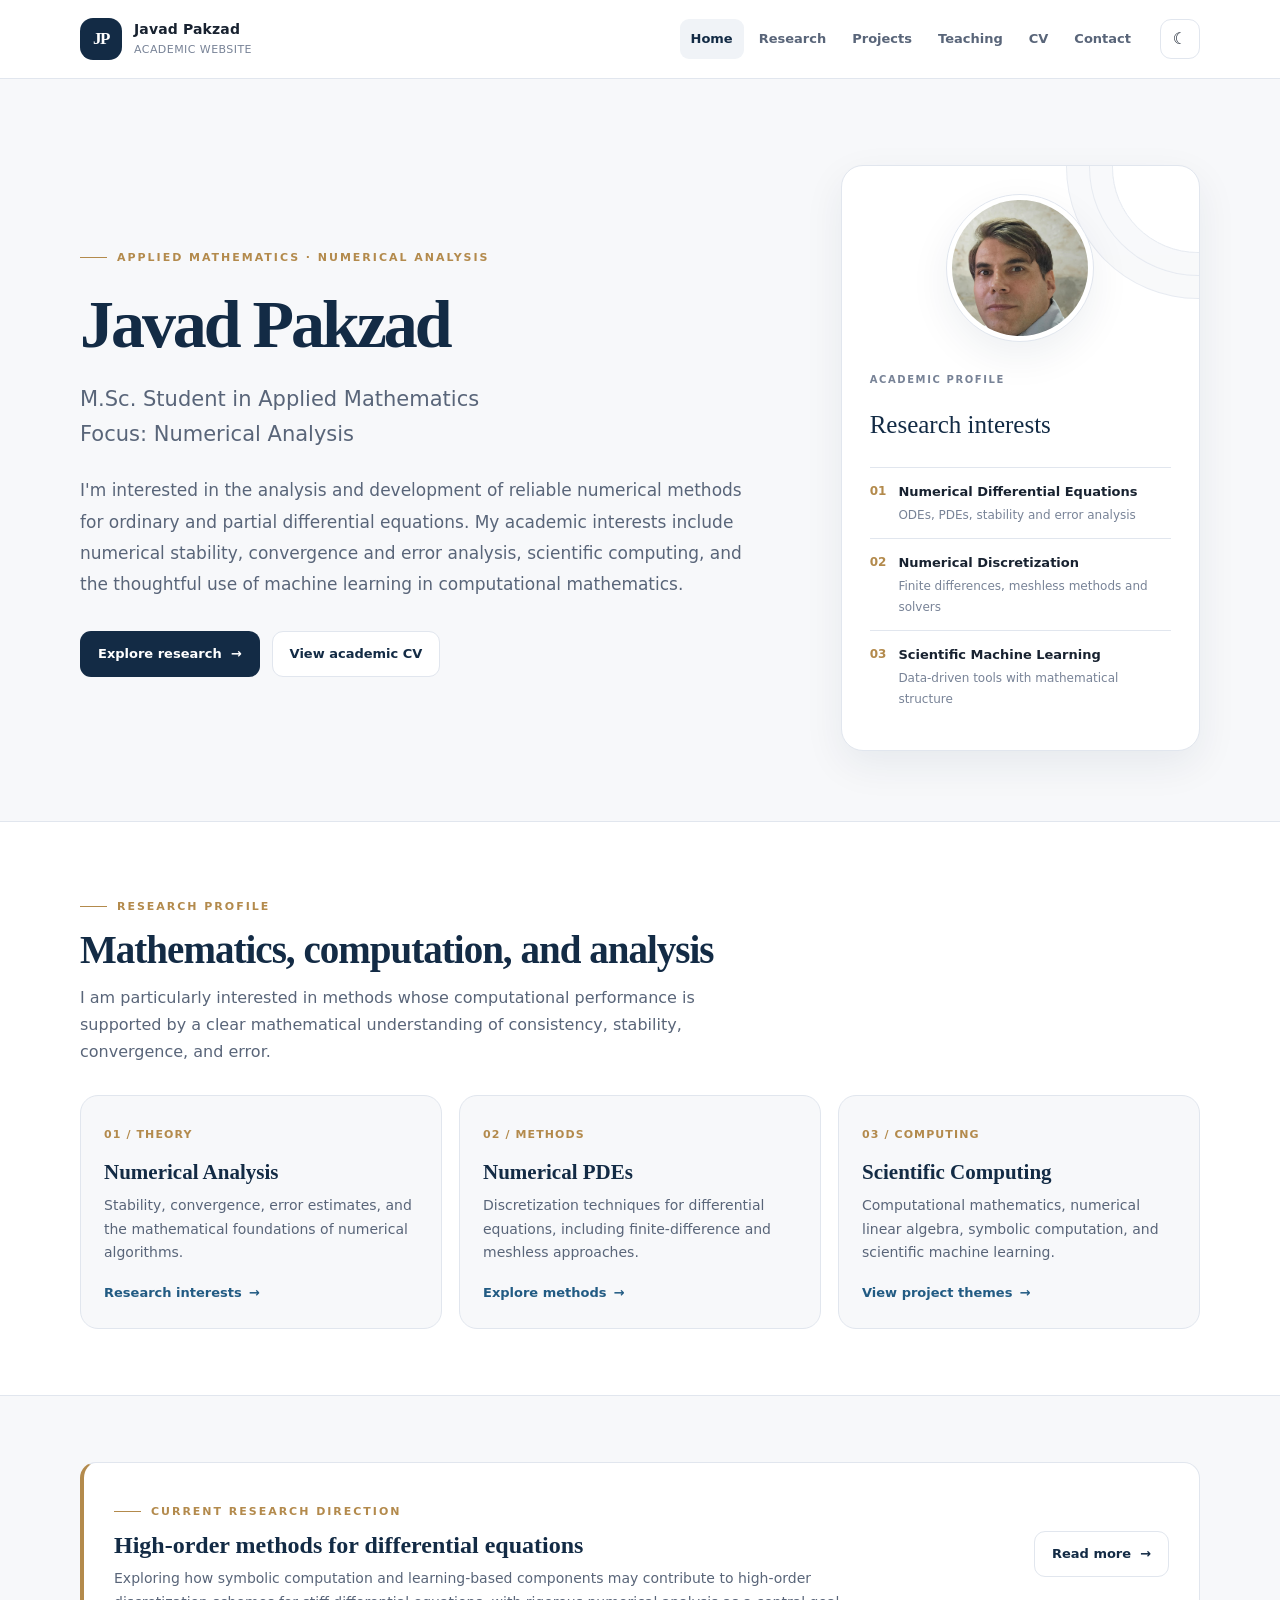
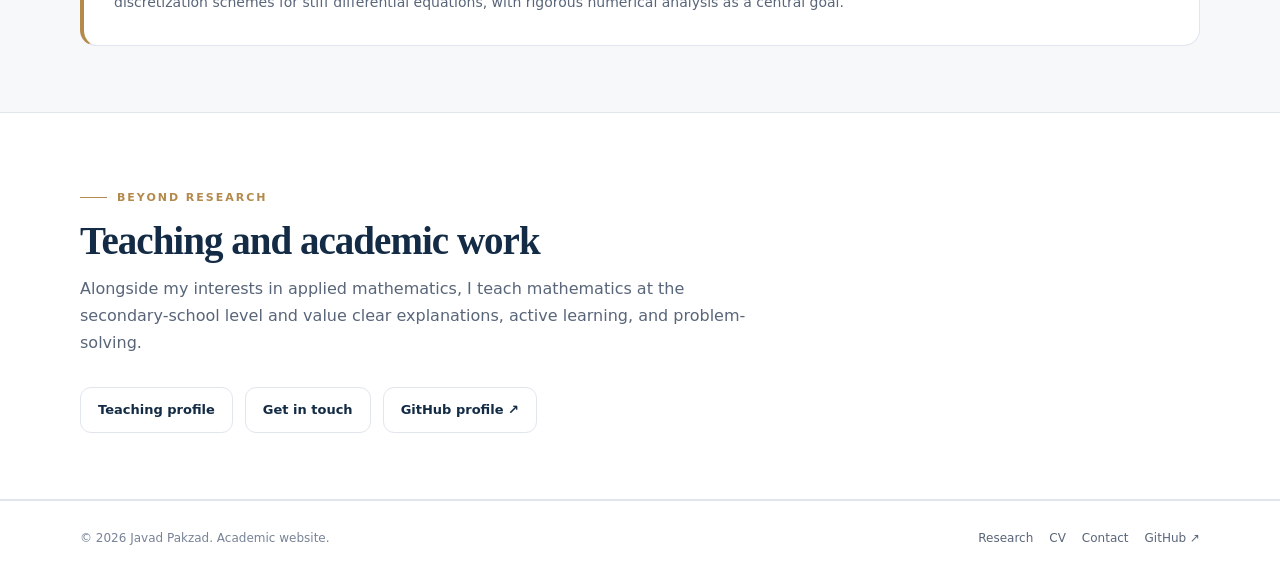
<file: index.html>
<!doctype html>
<html lang="en">
<head>
  <meta charset="utf-8">
  <meta name="viewport" content="width=device-width, initial-scale=1">
  <meta name="description" content="Academic website of Javad Pakzad, an Applied Mathematics master's student interested in numerical analysis, differential equations, and scientific computing.">
  <meta name="theme-color" content="#132b45">
  <title>Javad Pakzad | Academic Website</title>
  <link rel="icon" href="assets/images/favicon.svg" type="image/svg+xml">
  <link rel="stylesheet" href="assets/css/styles.css">
  <script src="assets/js/main.js" defer></script>
</head>
<body>
  <a class="skip-link" href="#main">Skip to content</a>
  <header class="site-header">
    <div class="container header-inner">
      <a class="brand" href="index.html" aria-label="Javad Pakzad, home">
        <span class="brand-mark" aria-hidden="true">JP</span>
        <span class="brand-text"><strong>Javad Pakzad</strong><span>ACADEMIC WEBSITE</span></span>
      </a>
      <div class="nav-wrap">
        <nav class="site-nav" data-site-nav aria-label="Main navigation">
          <a href="index.html" aria-current="page">Home</a>
          <a href="research.html">Research</a>
          <a href="projects.html">Projects</a>
          <a href="teaching.html">Teaching</a>
          <a href="cv.html">CV</a>
          <a href="contact.html">Contact</a>
        </nav>
        <div class="header-actions">
          <button class="icon-button" type="button" data-theme-toggle aria-label="Switch to dark mode" title="Switch to dark mode">☾</button>
          <button class="menu-toggle" type="button" data-menu-toggle aria-label="Open navigation menu" aria-expanded="false">☰</button>
        </div>
      </div>
    </div>
  </header>

  <main id="main">
    <section class="hero">
      <div class="container hero-grid">
        <div>
          <span class="eyebrow">Applied Mathematics · Numerical Analysis</span>
          <h1>Javad Pakzad</h1>
          <p class="hero-role">M.Sc. Student in Applied Mathematics<br>Focus: Numerical Analysis</p>
          <p class="hero-copy">I'm interested in the analysis and development of reliable numerical methods for ordinary and partial differential equations. My academic interests include numerical stability, convergence and error analysis, scientific computing, and the thoughtful use of machine learning in computational mathematics.</p>
          <div class="hero-actions">
            <a class="button" href="research.html">Explore research <span aria-hidden="true">→</span></a>
            <a class="button secondary" href="cv.html">View academic CV</a>
          </div>
        </div>
        <aside class="hero-panel" aria-label="Research overview">
          <figure class="profile-photo-frame">
            <img
              class="profile-photo"
              src="assets/images/profile.jpg.jpg"
              alt="Portrait of Javad Pakzad"
              width="320"
              height="320"
              loading="eager"
              decoding="async">
          </figure>
          <span class="panel-label">Academic profile</span>
          <div class="panel-title">Research interests</div>
          <div class="panel-row"><span class="panel-number">01</span><div><strong>Numerical Differential Equations</strong><span>ODEs, PDEs, stability and error analysis</span></div></div>
          <div class="panel-row"><span class="panel-number">02</span><div><strong>Numerical Discretization</strong><span>Finite differences, meshless methods and solvers</span></div></div>
          <div class="panel-row"><span class="panel-number">03</span><div><strong>Scientific Machine Learning</strong><span>Data-driven tools with mathematical structure</span></div></div>
        </aside>
      </div>
    </section>

    <section class="section alt">
      <div class="container">
        <div class="section-heading">
          <span class="eyebrow">Research profile</span>
          <h2>Mathematics, computation, and analysis</h2>
          <p>I am particularly interested in methods whose computational performance is supported by a clear mathematical understanding of consistency, stability, convergence, and error.</p>
        </div>
        <div class="card-grid">
          <article class="card"><span class="card-index">01 / THEORY</span><h3>Numerical Analysis</h3><p>Stability, convergence, error estimates, and the mathematical foundations of numerical algorithms.</p><a class="text-link" href="research.html">Research interests <span aria-hidden="true">→</span></a></article>
          <article class="card"><span class="card-index">02 / METHODS</span><h3>Numerical PDEs</h3><p>Discretization techniques for differential equations, including finite-difference and meshless approaches.</p><a class="text-link" href="research.html">Explore methods <span aria-hidden="true">→</span></a></article>
          <article class="card"><span class="card-index">03 / COMPUTING</span><h3>Scientific Computing</h3><p>Computational mathematics, numerical linear algebra, symbolic computation, and scientific machine learning.</p><a class="text-link" href="projects.html">View project themes <span aria-hidden="true">→</span></a></article>
        </div>
      </div>
    </section>

    <section class="section">
      <div class="container">
        <div class="feature-band">
          <div><span class="eyebrow">Current research direction</span><h3>High-order methods for differential equations</h3><p>Exploring how symbolic computation and learning-based components may contribute to high-order discretization schemes for stiff differential equations, with rigorous numerical analysis as a central goal.</p></div>
          <a class="button secondary" href="research.html">Read more <span aria-hidden="true">→</span></a>
        </div>
      </div>
    </section>

    <section class="section alt">
      <div class="container">
        <div class="section-heading"><span class="eyebrow">Beyond research</span><h2>Teaching and academic work</h2><p>Alongside my interests in applied mathematics, I teach mathematics at the secondary-school level and value clear explanations, active learning, and problem-solving.</p></div>
        <div class="hero-actions"><a class="button secondary" href="teaching.html">Teaching profile</a><a class="button secondary" href="contact.html">Get in touch</a><a class="button secondary" href="https://github.com/Javad-Pakzad" target="_blank" rel="noopener noreferrer">GitHub profile ↗</a></div>
      </div>
    </section>
  </main>

  <footer class="site-footer"><div class="container footer-inner"><span>© <span data-current-year>2026</span> Javad Pakzad. Academic website.</span><div class="footer-links"><a href="research.html">Research</a><a href="cv.html">CV</a><a href="contact.html">Contact</a><a href="https://github.com/Javad-Pakzad" target="_blank" rel="noopener noreferrer">GitHub ↗</a></div></div></footer>
</body>
</html>
</file>
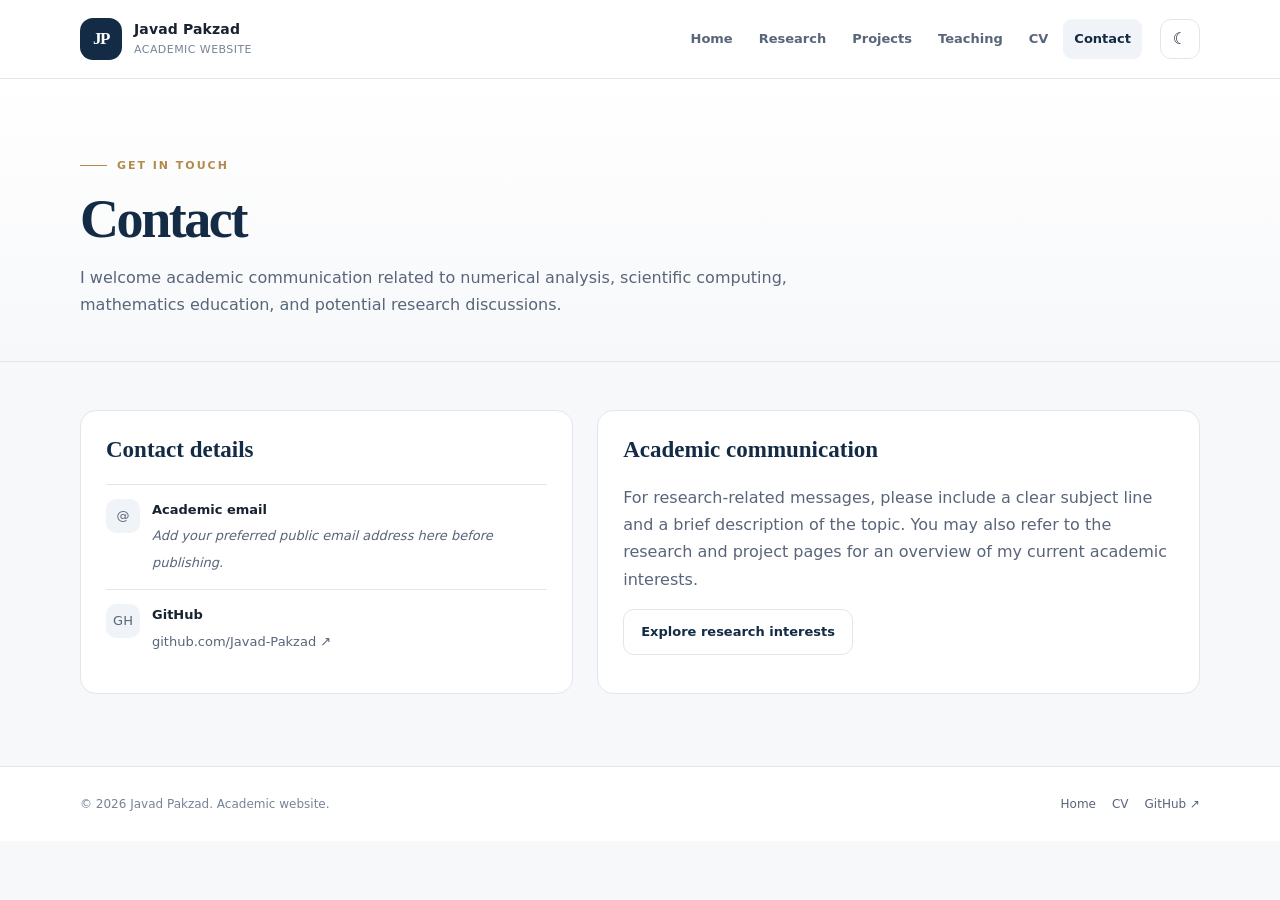
<file: contact.html>
<!doctype html>
<html lang="en">
<head>
  <meta charset="utf-8"><meta name="viewport" content="width=device-width, initial-scale=1">
  <meta name="description" content="Contact Javad Pakzad for academic and research-related communication.">
  <meta name="theme-color" content="#132b45"><title>Contact | Javad Pakzad</title>
  <link rel="icon" href="assets/images/favicon.svg" type="image/svg+xml"><link rel="stylesheet" href="assets/css/styles.css"><script src="assets/js/main.js" defer></script>
</head>
<body>
<a class="skip-link" href="#main">Skip to content</a>
<header class="site-header"><div class="container header-inner"><a class="brand" href="index.html"><span class="brand-mark" aria-hidden="true">JP</span><span class="brand-text"><strong>Javad Pakzad</strong><span>ACADEMIC WEBSITE</span></span></a><div class="nav-wrap"><nav class="site-nav" data-site-nav aria-label="Main navigation"><a href="index.html">Home</a><a href="research.html">Research</a><a href="projects.html">Projects</a><a href="teaching.html">Teaching</a><a href="cv.html">CV</a><a href="contact.html" aria-current="page">Contact</a></nav><div class="header-actions"><button class="icon-button" type="button" data-theme-toggle aria-label="Switch to dark mode">☾</button><button class="menu-toggle" type="button" data-menu-toggle aria-label="Open navigation menu" aria-expanded="false">☰</button></div></div></div></header>
<main id="main">
  <section class="page-hero"><div class="container"><span class="eyebrow">Get in touch</span><h1>Contact</h1><p>I welcome academic communication related to numerical analysis, scientific computing, mathematics education, and potential research discussions.</p></div></section>
  <section class="content-section"><div class="container contact-grid">
    <section class="contact-card"><h2>Contact details</h2>
      <div class="contact-row"><span class="contact-icon" aria-hidden="true">@</span><div><strong>Academic email</strong><span class="cv-placeholder">Add your preferred public email address here before publishing.</span></div></div>
      <div class="contact-row"><span class="contact-icon" aria-hidden="true">GH</span><div><strong>GitHub</strong><a href="https://github.com/Javad-Pakzad" target="_blank" rel="noopener noreferrer">github.com/Javad-Pakzad ↗</a></div></div>
    </section>
    <section class="contact-card"><h2>Academic communication</h2><p class="prose">For research-related messages, please include a clear subject line and a brief description of the topic. You may also refer to the research and project pages for an overview of my current academic interests.</p><a class="button secondary" href="research.html">Explore research interests</a></section>
  </div></section>
</main>
<footer class="site-footer"><div class="container footer-inner"><span>© <span data-current-year>2026</span> Javad Pakzad. Academic website.</span><div class="footer-links"><a href="index.html">Home</a><a href="cv.html">CV</a><a href="https://github.com/Javad-Pakzad" target="_blank" rel="noopener noreferrer">GitHub ↗</a></div></div></footer>
</body></html>
</file>
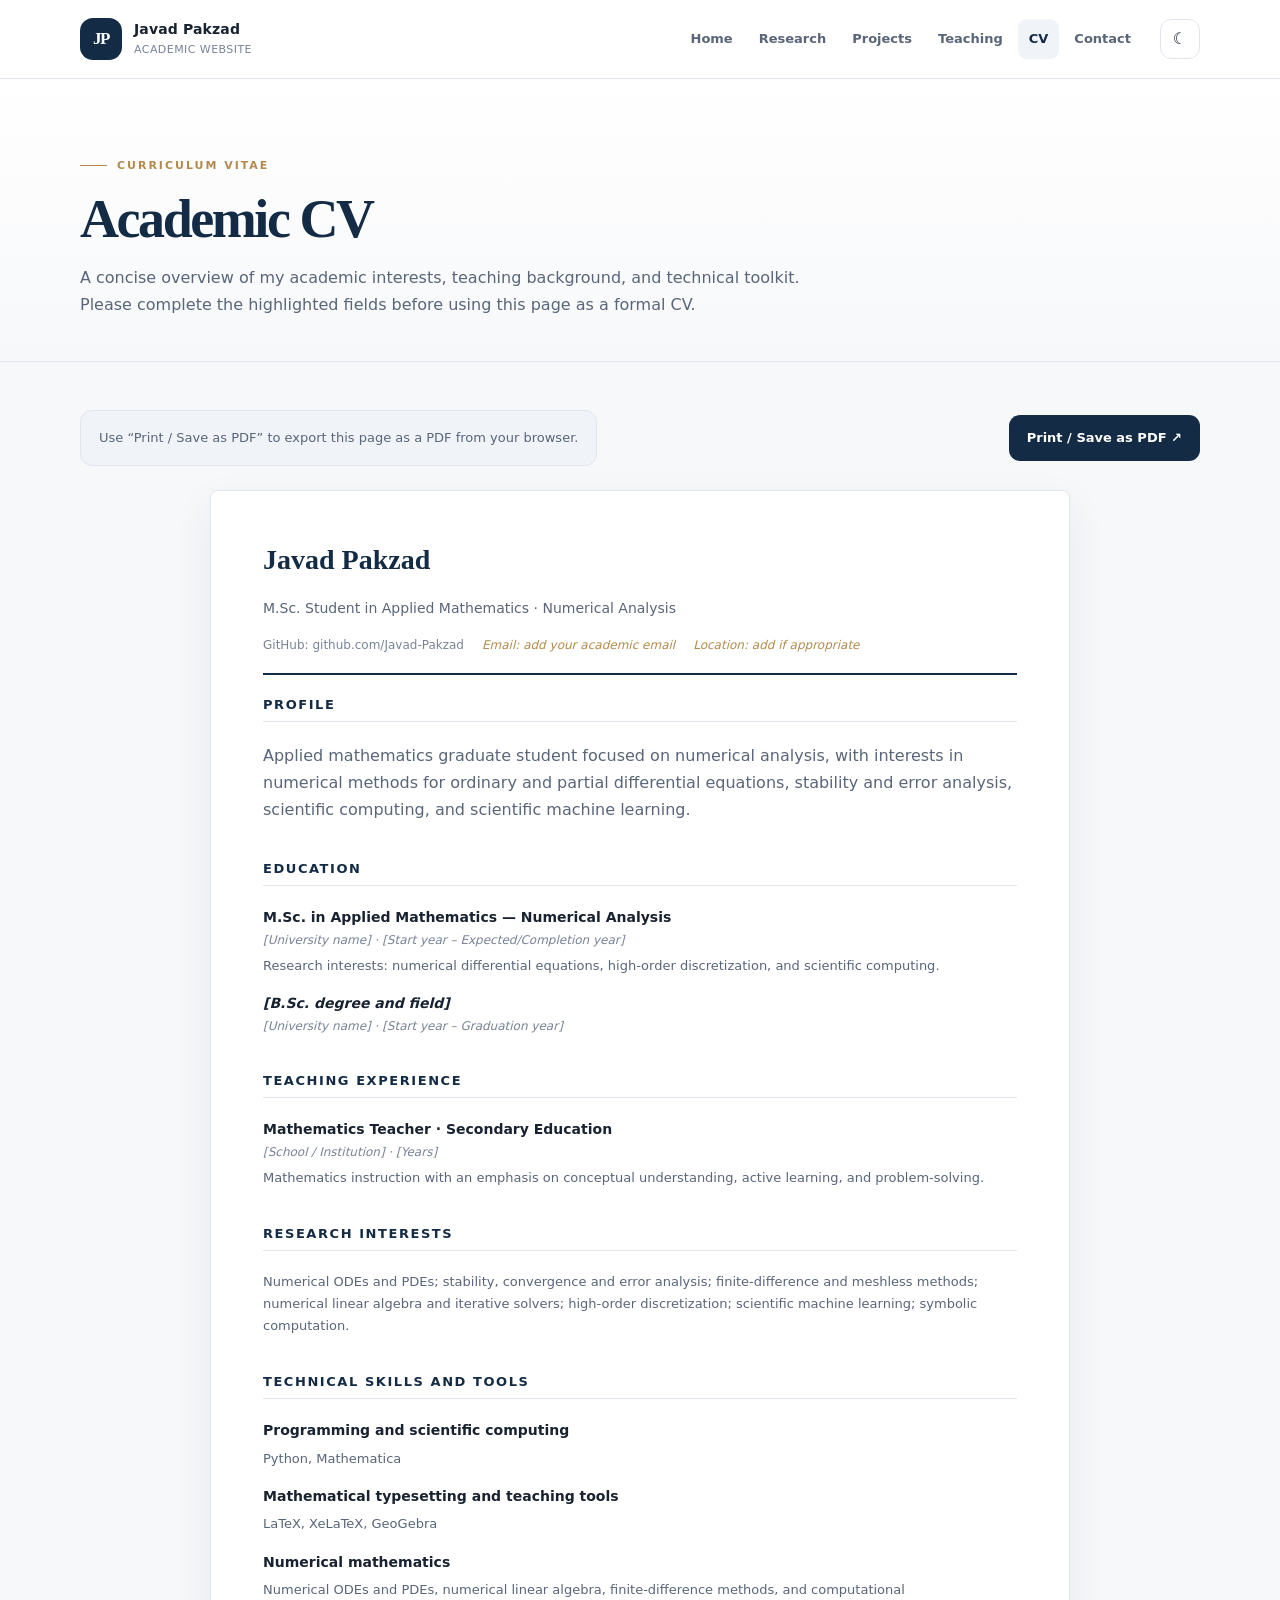
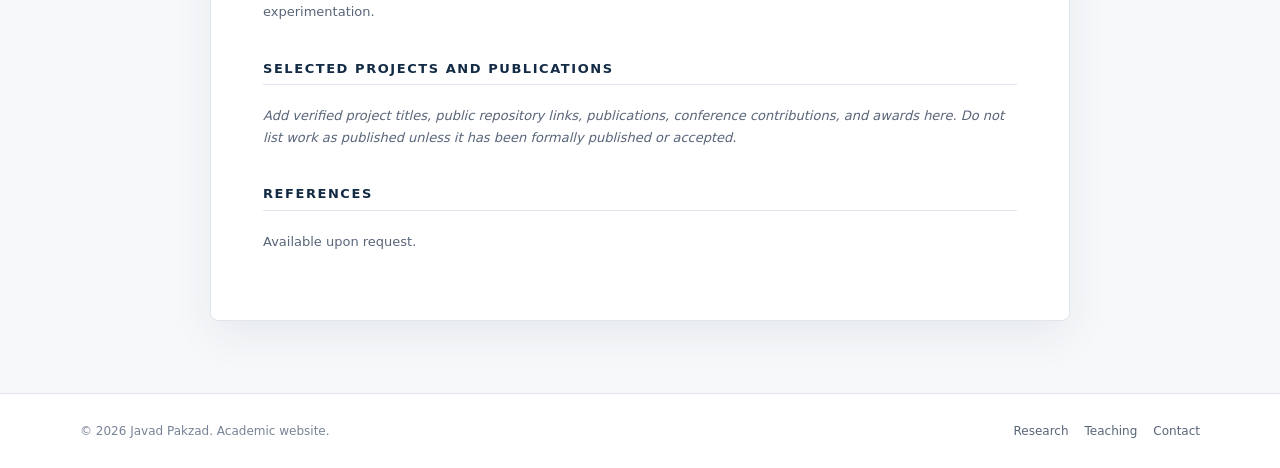
<file: cv.html>
<!doctype html>
<html lang="en">
<head>
  <meta charset="utf-8"><meta name="viewport" content="width=device-width, initial-scale=1">
  <meta name="description" content="Academic CV of Javad Pakzad, Applied Mathematics and Numerical Analysis.">
  <meta name="theme-color" content="#132b45"><title>Academic CV | Javad Pakzad</title>
  <link rel="icon" href="assets/images/favicon.svg" type="image/svg+xml"><link rel="stylesheet" href="assets/css/styles.css"><script src="assets/js/main.js" defer></script>
</head>
<body>
<a class="skip-link" href="#main">Skip to content</a>
<header class="site-header"><div class="container header-inner"><a class="brand" href="index.html"><span class="brand-mark" aria-hidden="true">JP</span><span class="brand-text"><strong>Javad Pakzad</strong><span>ACADEMIC WEBSITE</span></span></a><div class="nav-wrap"><nav class="site-nav" data-site-nav aria-label="Main navigation"><a href="index.html">Home</a><a href="research.html">Research</a><a href="projects.html">Projects</a><a href="teaching.html">Teaching</a><a href="cv.html" aria-current="page">CV</a><a href="contact.html">Contact</a></nav><div class="header-actions"><button class="icon-button" type="button" data-theme-toggle aria-label="Switch to dark mode">☾</button><button class="menu-toggle" type="button" data-menu-toggle aria-label="Open navigation menu" aria-expanded="false">☰</button></div></div></div></header>
<main id="main">
  <section class="page-hero"><div class="container"><span class="eyebrow">Curriculum vitae</span><h1>Academic CV</h1><p>A concise overview of my academic interests, teaching background, and technical toolkit. Please complete the highlighted fields before using this page as a formal CV.</p></div></section>
  <section class="content-section"><div class="container">
    <div class="cv-toolbar"><span class="notice">Use “Print / Save as PDF” to export this page as a PDF from your browser.</span><button class="button" type="button" data-print-cv>Print / Save as PDF ↗</button></div>
    <article class="cv-sheet">
      <h2 class="cv-name">Javad Pakzad</h2>
      <p class="cv-subtitle">M.Sc. Student in Applied Mathematics · Numerical Analysis</p>
      <div class="cv-contact"><span>GitHub: github.com/Javad-Pakzad</span><span class="cv-placeholder">Email: add your academic email</span><span class="cv-placeholder">Location: add if appropriate</span></div>
      <section class="cv-block"><h2>Profile</h2><p class="prose">Applied mathematics graduate student focused on numerical analysis, with interests in numerical methods for ordinary and partial differential equations, stability and error analysis, scientific computing, and scientific machine learning.</p></section>
      <section class="cv-block"><h2>Education</h2>
        <div class="cv-entry"><strong>M.Sc. in Applied Mathematics — Numerical Analysis</strong><span class="cv-placeholder">[University name] · [Start year – Expected/Completion year]</span><p>Research interests: numerical differential equations, high-order discretization, and scientific computing.</p></div>
        <div class="cv-entry"><strong class="cv-placeholder">[B.Sc. degree and field]</strong><span class="cv-placeholder">[University name] · [Start year – Graduation year]</span></div>
      </section>
      <section class="cv-block"><h2>Teaching experience</h2><div class="cv-entry"><strong>Mathematics Teacher · Secondary Education</strong><span class="cv-placeholder">[School / Institution] · [Years]</span><p>Mathematics instruction with an emphasis on conceptual understanding, active learning, and problem-solving.</p></div></section>
      <section class="cv-block"><h2>Research interests</h2><div class="cv-entry"><p>Numerical ODEs and PDEs; stability, convergence and error analysis; finite-difference and meshless methods; numerical linear algebra and iterative solvers; high-order discretization; scientific machine learning; symbolic computation.</p></div></section>
      <section class="cv-block"><h2>Technical skills and tools</h2><div class="cv-entry"><strong>Programming and scientific computing</strong><p>Python, Mathematica</p></div><div class="cv-entry"><strong>Mathematical typesetting and teaching tools</strong><p>LaTeX, XeLaTeX, GeoGebra</p></div><div class="cv-entry"><strong>Numerical mathematics</strong><p>Numerical ODEs and PDEs, numerical linear algebra, finite-difference methods, and computational experimentation.</p></div></section>
      <section class="cv-block"><h2>Selected projects and publications</h2><div class="cv-entry"><p class="cv-placeholder">Add verified project titles, public repository links, publications, conference contributions, and awards here. Do not list work as published unless it has been formally published or accepted.</p></div></section>
      <section class="cv-block"><h2>References</h2><div class="cv-entry"><p>Available upon request.</p></div></section>
    </article>
  </div></section>
</main>
<footer class="site-footer"><div class="container footer-inner"><span>© <span data-current-year>2026</span> Javad Pakzad. Academic website.</span><div class="footer-links"><a href="research.html">Research</a><a href="teaching.html">Teaching</a><a href="contact.html">Contact</a></div></div></footer>
</body></html>
</file>
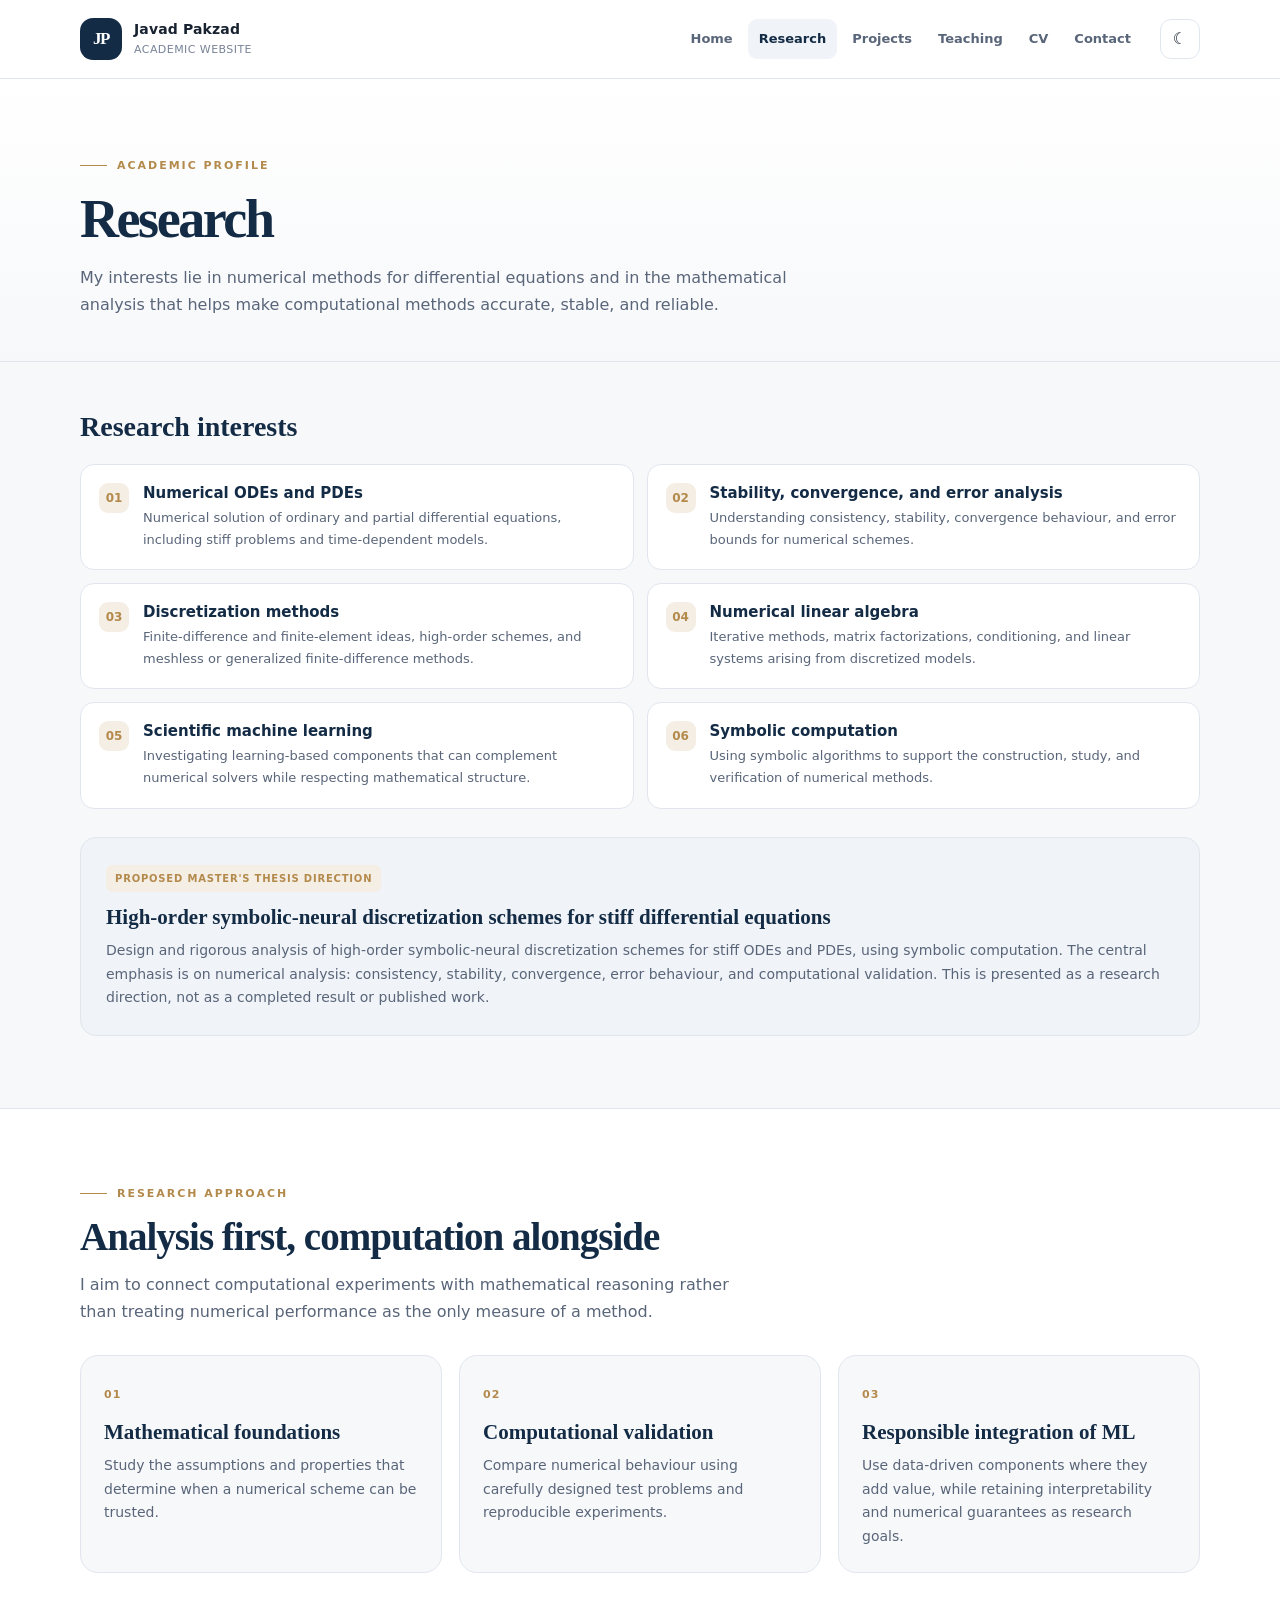
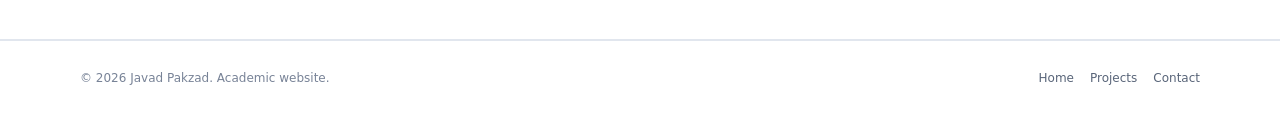
<file: interests.html>
<!doctype html>
<html lang="en">
<head>
  <meta charset="utf-8"><meta name="viewport" content="width=device-width, initial-scale=1">
  <meta http-equiv="refresh" content="0; url=research.html">
  <link rel="canonical" href="research.html">
  <title>Research | Javad Pakzad</title>
</head>
<body>
  <p>The Interests page has moved. <a href="research.html">Continue to Research</a>.</p>
</body>
</html>
</file>
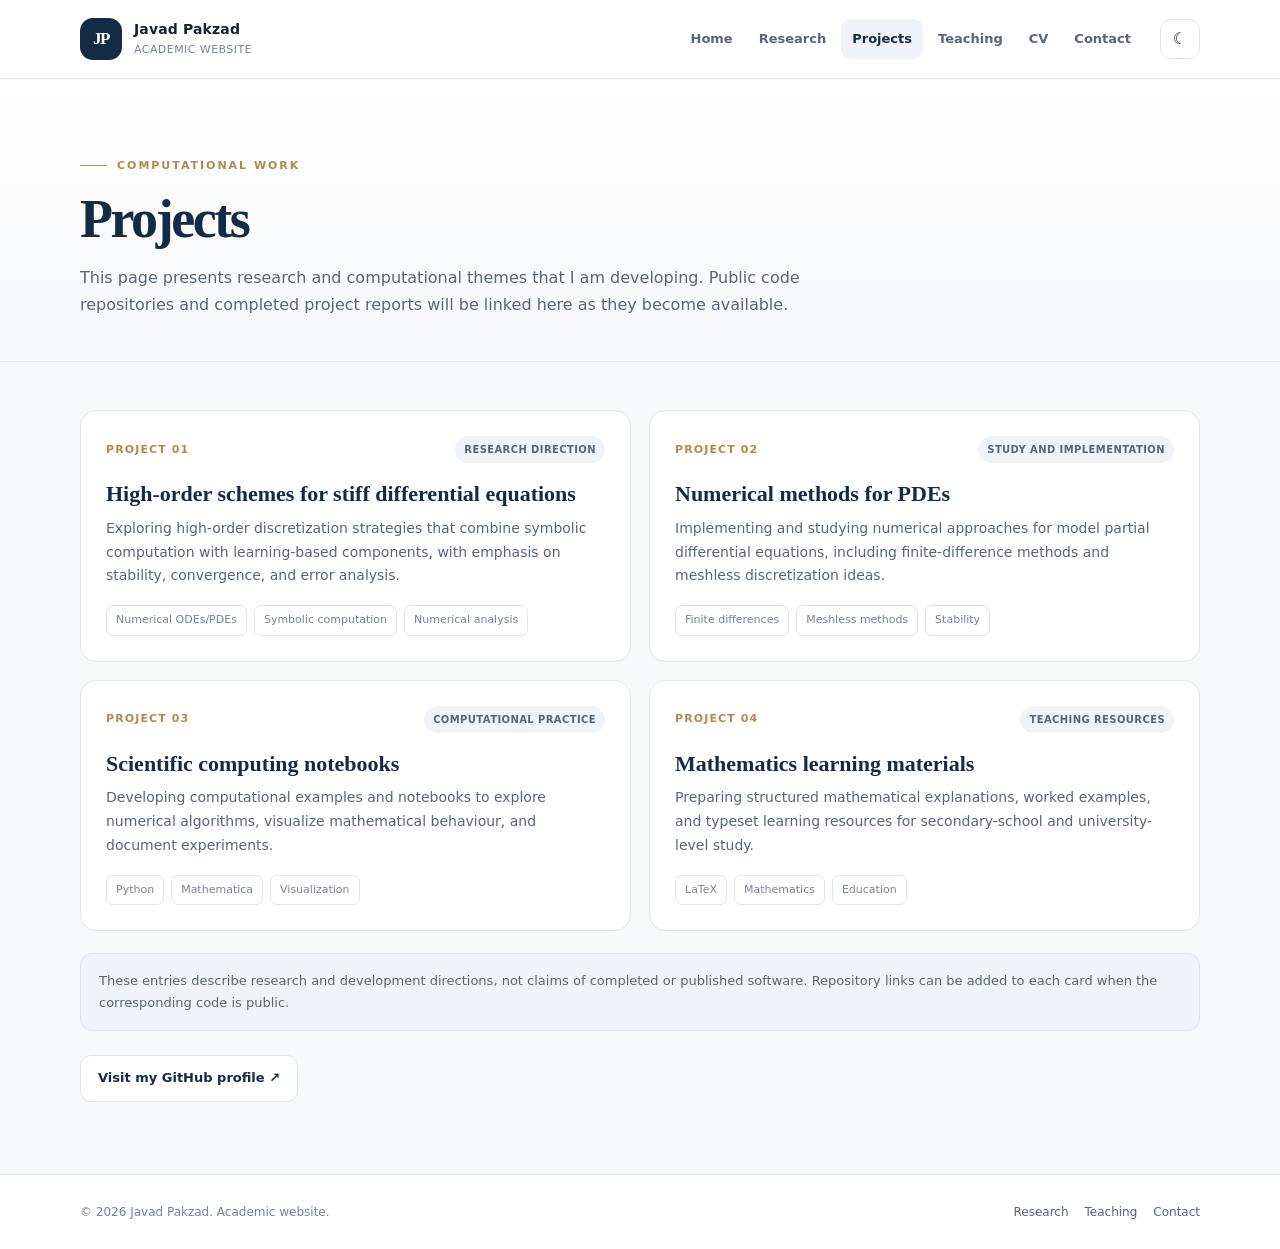
<file: projects.html>
<!doctype html>
<html lang="en">
<head>
  <meta charset="utf-8"><meta name="viewport" content="width=device-width, initial-scale=1">
  <meta name="description" content="Computational and research project themes of Javad Pakzad in numerical analysis and scientific computing.">
  <meta name="theme-color" content="#132b45"><title>Projects | Javad Pakzad</title>
  <link rel="icon" href="assets/images/favicon.svg" type="image/svg+xml"><link rel="stylesheet" href="assets/css/styles.css"><script src="assets/js/main.js" defer></script>
</head>
<body>
<a class="skip-link" href="#main">Skip to content</a>
<header class="site-header"><div class="container header-inner"><a class="brand" href="index.html"><span class="brand-mark" aria-hidden="true">JP</span><span class="brand-text"><strong>Javad Pakzad</strong><span>ACADEMIC WEBSITE</span></span></a><div class="nav-wrap"><nav class="site-nav" data-site-nav aria-label="Main navigation"><a href="index.html">Home</a><a href="research.html">Research</a><a href="projects.html" aria-current="page">Projects</a><a href="teaching.html">Teaching</a><a href="cv.html">CV</a><a href="contact.html">Contact</a></nav><div class="header-actions"><button class="icon-button" type="button" data-theme-toggle aria-label="Switch to dark mode">☾</button><button class="menu-toggle" type="button" data-menu-toggle aria-label="Open navigation menu" aria-expanded="false">☰</button></div></div></div></header>
<main id="main">
  <section class="page-hero"><div class="container"><span class="eyebrow">Computational work</span><h1>Projects</h1><p>This page presents research and computational themes that I am developing. Public code repositories and completed project reports will be linked here as they become available.</p></div></section>
  <section class="content-section"><div class="container">
    <div class="project-grid">
      <article class="project-card"><div class="project-top"><span class="card-index">PROJECT 01</span><span class="status">Research direction</span></div><h3>High-order schemes for stiff differential equations</h3><p>Exploring high-order discretization strategies that combine symbolic computation with learning-based components, with emphasis on stability, convergence, and error analysis.</p><div class="tag-list"><span>Numerical ODEs/PDEs</span><span>Symbolic computation</span><span>Numerical analysis</span></div></article>
      <article class="project-card"><div class="project-top"><span class="card-index">PROJECT 02</span><span class="status">Study and implementation</span></div><h3>Numerical methods for PDEs</h3><p>Implementing and studying numerical approaches for model partial differential equations, including finite-difference methods and meshless discretization ideas.</p><div class="tag-list"><span>Finite differences</span><span>Meshless methods</span><span>Stability</span></div></article>
      <article class="project-card"><div class="project-top"><span class="card-index">PROJECT 03</span><span class="status">Computational practice</span></div><h3>Scientific computing notebooks</h3><p>Developing computational examples and notebooks to explore numerical algorithms, visualize mathematical behaviour, and document experiments.</p><div class="tag-list"><span>Python</span><span>Mathematica</span><span>Visualization</span></div></article>
      <article class="project-card"><div class="project-top"><span class="card-index">PROJECT 04</span><span class="status">Teaching resources</span></div><h3>Mathematics learning materials</h3><p>Preparing structured mathematical explanations, worked examples, and typeset learning resources for secondary-school and university-level study.</p><div class="tag-list"><span>LaTeX</span><span>Mathematics</span><span>Education</span></div></article>
    </div>
    <div class="notice" style="margin-top:22px">These entries describe research and development directions, not claims of completed or published software. Repository links can be added to each card when the corresponding code is public.</div>
    <div style="margin-top:24px"><a class="button secondary" href="https://github.com/Javad-Pakzad" target="_blank" rel="noopener noreferrer">Visit my GitHub profile ↗</a></div>
  </div></section>
</main>
<footer class="site-footer"><div class="container footer-inner"><span>© <span data-current-year>2026</span> Javad Pakzad. Academic website.</span><div class="footer-links"><a href="research.html">Research</a><a href="teaching.html">Teaching</a><a href="contact.html">Contact</a></div></div></footer>
</body></html>
</file>
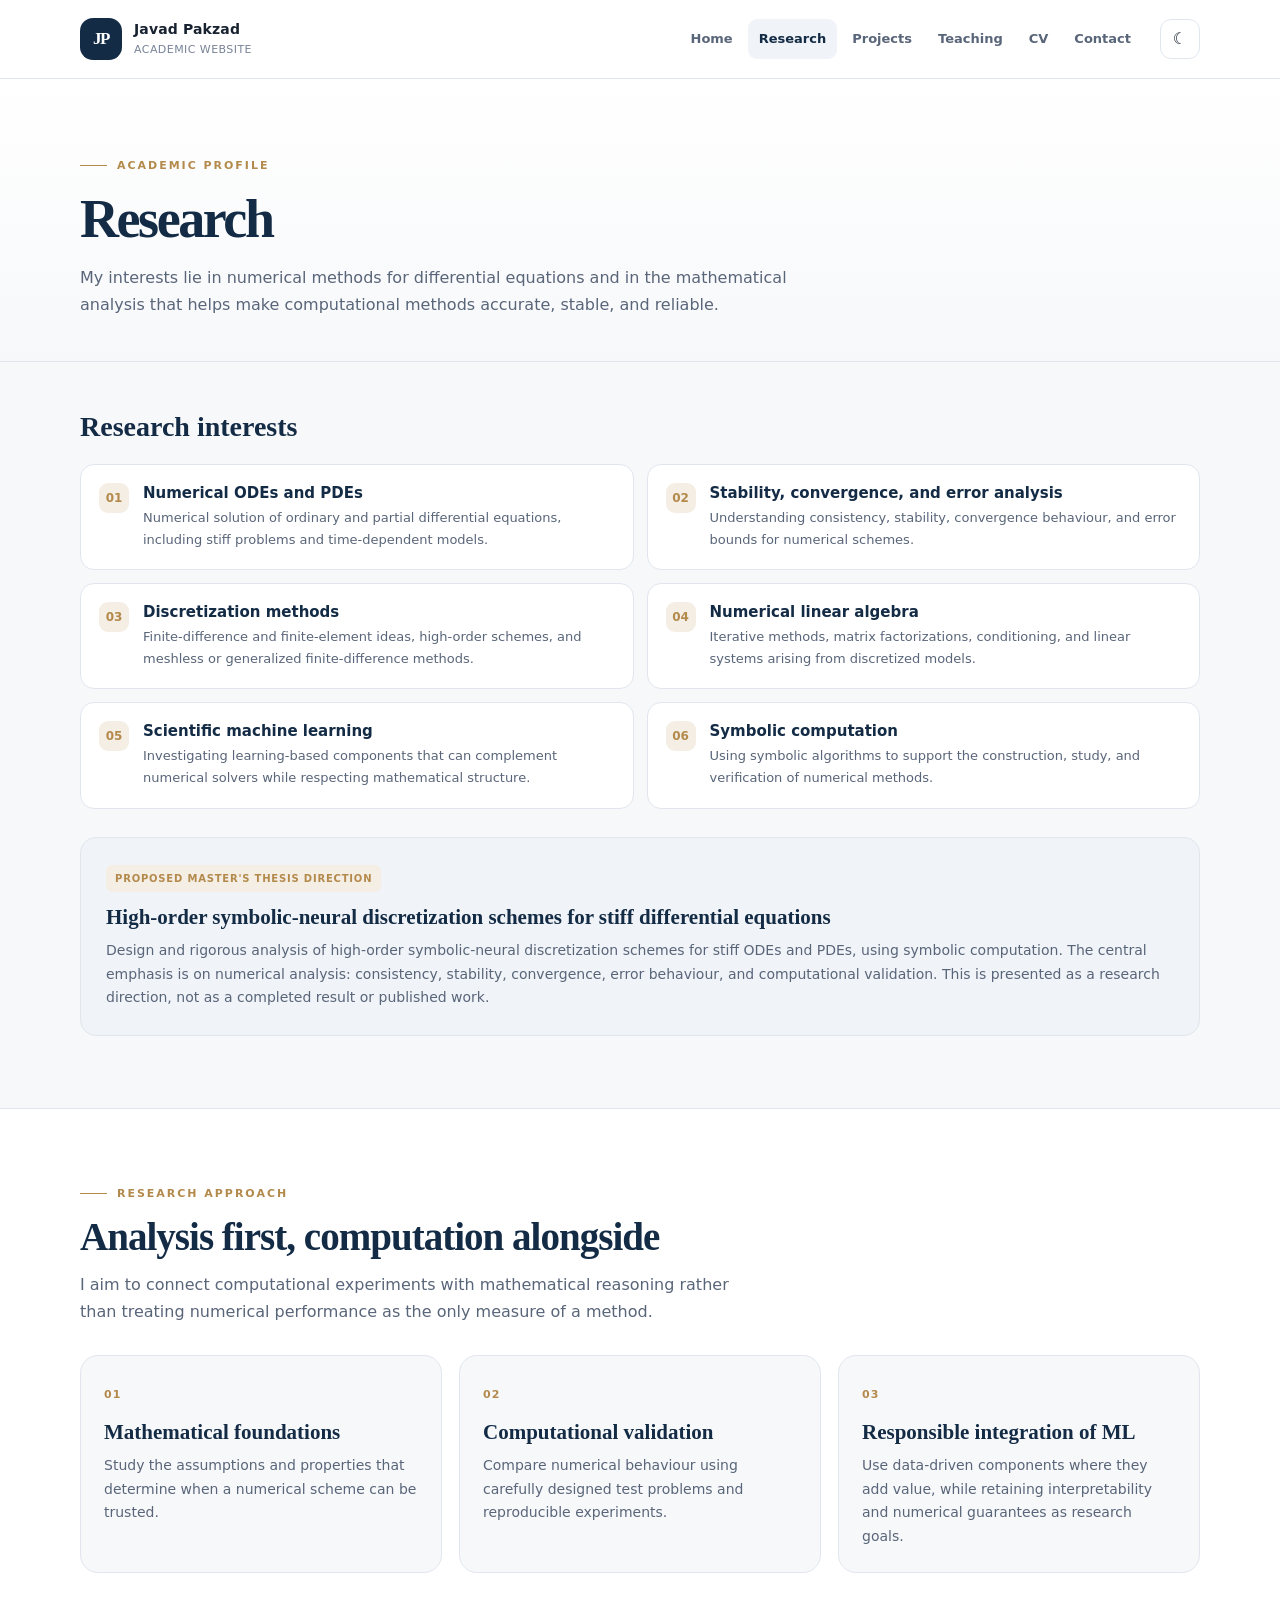
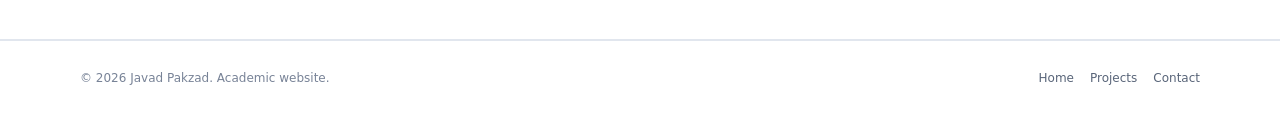
<file: research.html>
<!doctype html>
<html lang="en">
<head>
  <meta charset="utf-8"><meta name="viewport" content="width=device-width, initial-scale=1">
  <meta name="description" content="Research interests of Javad Pakzad in numerical analysis, numerical differential equations, discretization, and scientific machine learning.">
  <meta name="theme-color" content="#132b45"><title>Research | Javad Pakzad</title>
  <link rel="icon" href="assets/images/favicon.svg" type="image/svg+xml"><link rel="stylesheet" href="assets/css/styles.css"><script src="assets/js/main.js" defer></script>
</head>
<body>
<a class="skip-link" href="#main">Skip to content</a>
<header class="site-header"><div class="container header-inner"><a class="brand" href="index.html"><span class="brand-mark" aria-hidden="true">JP</span><span class="brand-text"><strong>Javad Pakzad</strong><span>ACADEMIC WEBSITE</span></span></a><div class="nav-wrap"><nav class="site-nav" data-site-nav aria-label="Main navigation"><a href="index.html">Home</a><a href="research.html" aria-current="page">Research</a><a href="projects.html">Projects</a><a href="teaching.html">Teaching</a><a href="cv.html">CV</a><a href="contact.html">Contact</a></nav><div class="header-actions"><button class="icon-button" type="button" data-theme-toggle aria-label="Switch to dark mode">☾</button><button class="menu-toggle" type="button" data-menu-toggle aria-label="Open navigation menu" aria-expanded="false">☰</button></div></div></div></header>
<main id="main">
  <section class="page-hero"><div class="container"><span class="eyebrow">Academic profile</span><h1>Research</h1><p>My interests lie in numerical methods for differential equations and in the mathematical analysis that helps make computational methods accurate, stable, and reliable.</p></div></section>
  <section class="content-section"><div class="container">
    <h2>Research interests</h2>
    <div class="topic-list">
      <article class="topic"><span class="topic-mark">01</span><div><h3>Numerical ODEs and PDEs</h3><p>Numerical solution of ordinary and partial differential equations, including stiff problems and time-dependent models.</p></div></article>
      <article class="topic"><span class="topic-mark">02</span><div><h3>Stability, convergence, and error analysis</h3><p>Understanding consistency, stability, convergence behaviour, and error bounds for numerical schemes.</p></div></article>
      <article class="topic"><span class="topic-mark">03</span><div><h3>Discretization methods</h3><p>Finite-difference and finite-element ideas, high-order schemes, and meshless or generalized finite-difference methods.</p></div></article>
      <article class="topic"><span class="topic-mark">04</span><div><h3>Numerical linear algebra</h3><p>Iterative methods, matrix factorizations, conditioning, and linear systems arising from discretized models.</p></div></article>
      <article class="topic"><span class="topic-mark">05</span><div><h3>Scientific machine learning</h3><p>Investigating learning-based components that can complement numerical solvers while respecting mathematical structure.</p></div></article>
      <article class="topic"><span class="topic-mark">06</span><div><h3>Symbolic computation</h3><p>Using symbolic algorithms to support the construction, study, and verification of numerical methods.</p></div></article>
    </div>
    <div class="callout"><span class="tag">Proposed master's thesis direction</span><h3>High-order symbolic-neural discretization schemes for stiff differential equations</h3><p>Design and rigorous analysis of high-order symbolic-neural discretization schemes for stiff ODEs and PDEs, using symbolic computation. The central emphasis is on numerical analysis: consistency, stability, convergence, error behaviour, and computational validation. This is presented as a research direction, not as a completed result or published work.</p></div>
  </div></section>
  <section class="section alt"><div class="container"><div class="section-heading"><span class="eyebrow">Research approach</span><h2>Analysis first, computation alongside</h2><p>I aim to connect computational experiments with mathematical reasoning rather than treating numerical performance as the only measure of a method.</p></div><div class="card-grid"><article class="card"><span class="card-index">01</span><h3>Mathematical foundations</h3><p>Study the assumptions and properties that determine when a numerical scheme can be trusted.</p></article><article class="card"><span class="card-index">02</span><h3>Computational validation</h3><p>Compare numerical behaviour using carefully designed test problems and reproducible experiments.</p></article><article class="card"><span class="card-index">03</span><h3>Responsible integration of ML</h3><p>Use data-driven components where they add value, while retaining interpretability and numerical guarantees as research goals.</p></article></div></div></section>
</main>
<footer class="site-footer"><div class="container footer-inner"><span>© <span data-current-year>2026</span> Javad Pakzad. Academic website.</span><div class="footer-links"><a href="index.html">Home</a><a href="projects.html">Projects</a><a href="contact.html">Contact</a></div></div></footer>
</body></html>
</file>
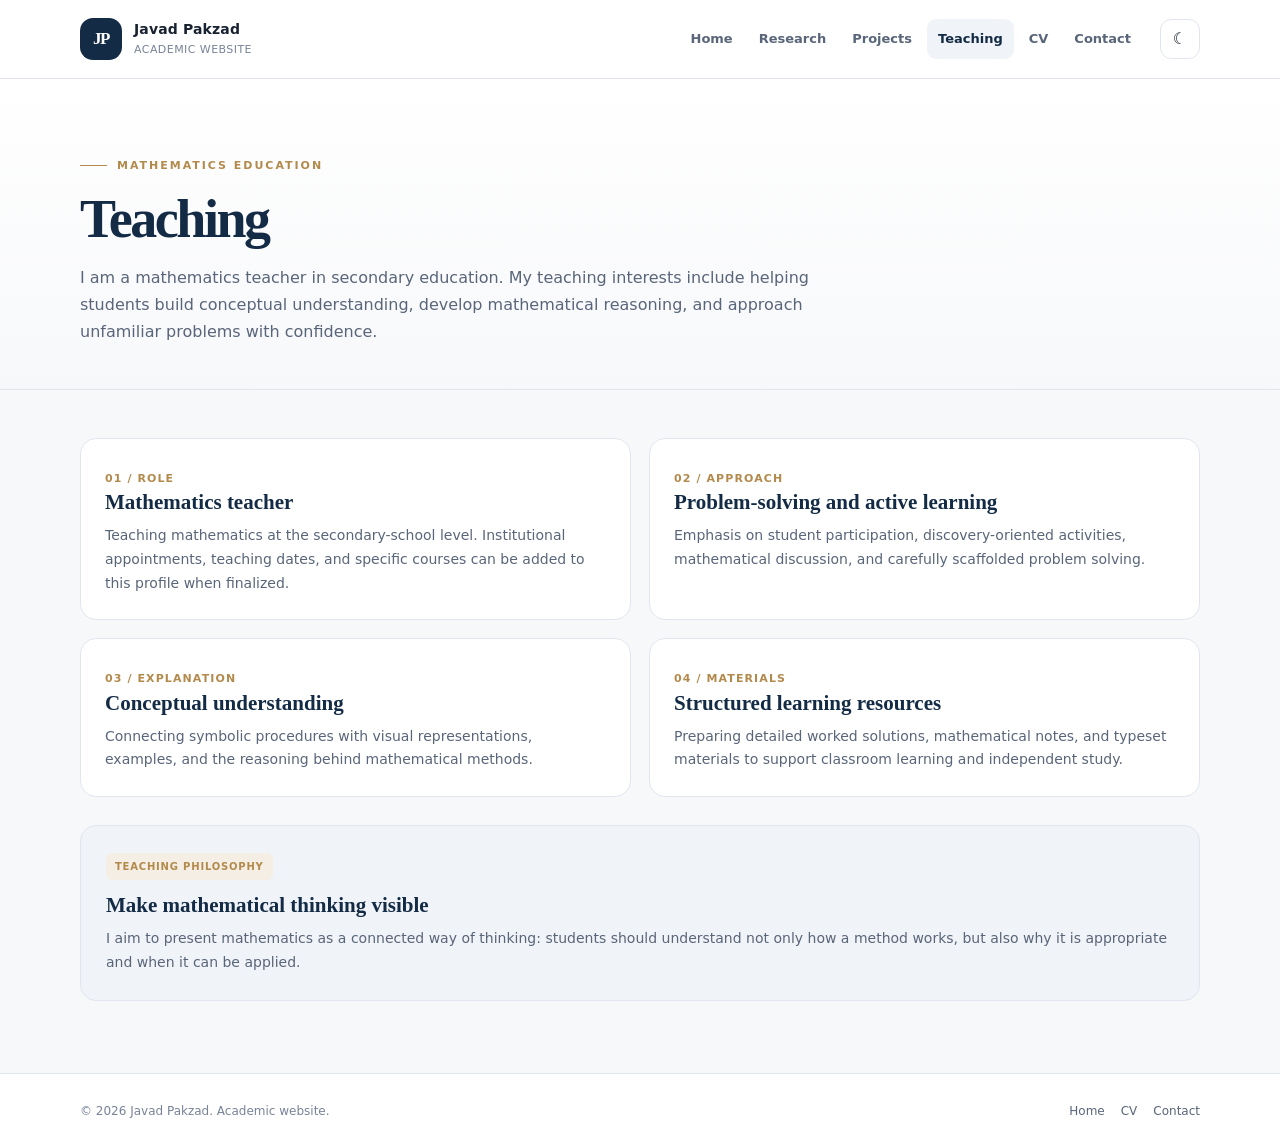
<file: teaching.html>
<!doctype html>
<html lang="en">
<head>
  <meta charset="utf-8"><meta name="viewport" content="width=device-width, initial-scale=1">
  <meta name="description" content="Teaching profile of Javad Pakzad, mathematics teacher in secondary education.">
  <meta name="theme-color" content="#132b45"><title>Teaching | Javad Pakzad</title>
  <link rel="icon" href="assets/images/favicon.svg" type="image/svg+xml"><link rel="stylesheet" href="assets/css/styles.css"><script src="assets/js/main.js" defer></script>
</head>
<body>
<a class="skip-link" href="#main">Skip to content</a>
<header class="site-header"><div class="container header-inner"><a class="brand" href="index.html"><span class="brand-mark" aria-hidden="true">JP</span><span class="brand-text"><strong>Javad Pakzad</strong><span>ACADEMIC WEBSITE</span></span></a><div class="nav-wrap"><nav class="site-nav" data-site-nav aria-label="Main navigation"><a href="index.html">Home</a><a href="research.html">Research</a><a href="projects.html">Projects</a><a href="teaching.html" aria-current="page">Teaching</a><a href="cv.html">CV</a><a href="contact.html">Contact</a></nav><div class="header-actions"><button class="icon-button" type="button" data-theme-toggle aria-label="Switch to dark mode">☾</button><button class="menu-toggle" type="button" data-menu-toggle aria-label="Open navigation menu" aria-expanded="false">☰</button></div></div></div></header>
<main id="main">
  <section class="page-hero"><div class="container"><span class="eyebrow">Mathematics education</span><h1>Teaching</h1><p>I am a mathematics teacher in secondary education. My teaching interests include helping students build conceptual understanding, develop mathematical reasoning, and approach unfamiliar problems with confidence.</p></div></section>
  <section class="content-section"><div class="container">
    <div class="teaching-grid">
      <article class="teaching-card"><span class="card-index">01 / ROLE</span><h3>Mathematics teacher</h3><p>Teaching mathematics at the secondary-school level. Institutional appointments, teaching dates, and specific courses can be added to this profile when finalized.</p></article>
      <article class="teaching-card"><span class="card-index">02 / APPROACH</span><h3>Problem-solving and active learning</h3><p>Emphasis on student participation, discovery-oriented activities, mathematical discussion, and carefully scaffolded problem solving.</p></article>
      <article class="teaching-card"><span class="card-index">03 / EXPLANATION</span><h3>Conceptual understanding</h3><p>Connecting symbolic procedures with visual representations, examples, and the reasoning behind mathematical methods.</p></article>
      <article class="teaching-card"><span class="card-index">04 / MATERIALS</span><h3>Structured learning resources</h3><p>Preparing detailed worked solutions, mathematical notes, and typeset materials to support classroom learning and independent study.</p></article>
    </div>
    <div class="callout"><span class="tag">Teaching philosophy</span><h3>Make mathematical thinking visible</h3><p>I aim to present mathematics as a connected way of thinking: students should understand not only how a method works, but also why it is appropriate and when it can be applied.</p></div>
  </div></section>
</main>
<footer class="site-footer"><div class="container footer-inner"><span>© <span data-current-year>2026</span> Javad Pakzad. Academic website.</span><div class="footer-links"><a href="index.html">Home</a><a href="cv.html">CV</a><a href="contact.html">Contact</a></div></div></footer>
</body></html>
</file>
<file: assets/css/styles.css>
:root {
  color-scheme: light;
  --bg: #f7f8fa;
  --surface: #ffffff;
  --surface-soft: #f0f3f7;
  --text: #182230;
  --muted: #596579;
  --subtle: #788397;
  --line: #e1e6ee;
  --navy: #132b45;
  --navy-2: #1d405f;
  --accent: #b38a4c;
  --accent-soft: #f4eee4;
  --link: #225b83;
  --shadow: 0 14px 40px rgba(19, 43, 69, .07);
  --radius: 18px;
  --content: 1120px;
}

:root[data-theme="dark"] {
  color-scheme: dark;
  --bg: #101722;
  --surface: #172231;
  --surface-soft: #1d2b3d;
  --text: #edf2f8;
  --muted: #bac5d3;
  --subtle: #94a3b5;
  --line: #2d3b4d;
  --navy: #e6edf5;
  --navy-2: #c8d6e5;
  --accent: #d8b77f;
  --accent-soft: #302a20;
  --link: #9bc8ed;
  --shadow: 0 14px 40px rgba(0, 0, 0, .20);
}

* { box-sizing: border-box; }
html { scroll-behavior: smooth; }
body {
  margin: 0;
  background: var(--bg);
  color: var(--text);
  font-family: Inter, ui-sans-serif, system-ui, -apple-system, BlinkMacSystemFont, "Segoe UI", sans-serif;
  font-size: 16px;
  line-height: 1.7;
  text-rendering: optimizeLegibility;
}
a { color: var(--link); text-decoration: none; }
a:hover { text-decoration: underline; text-underline-offset: 4px; }
button { font: inherit; }
.skip-link {
  position: absolute; left: 16px; top: -60px; z-index: 100;
  background: var(--surface); color: var(--text); padding: 10px 14px;
  border: 1px solid var(--line); border-radius: 10px;
}
.skip-link:focus { top: 12px; }
.container { width: min(var(--content), calc(100% - 44px)); margin-inline: auto; }

.site-header {
  position: sticky; top: 0; z-index: 50;
  background: color-mix(in srgb, var(--surface) 92%, transparent);
  border-bottom: 1px solid var(--line);
  backdrop-filter: blur(16px);
}
.header-inner { min-height: 78px; display: flex; align-items: center; justify-content: space-between; gap: 28px; }
.brand { display: inline-flex; align-items: center; gap: 12px; color: var(--text); text-decoration: none; flex-shrink: 0; }
.brand:hover { text-decoration: none; }
.brand-mark {
  width: 42px; height: 42px; display: grid; place-items: center;
  color: #fff; background: var(--navy); border-radius: 13px;
  font-family: Georgia, serif; font-size: 17px; font-weight: 700; letter-spacing: -.08em;
}
:root[data-theme="dark"] .brand-mark { color: #142235; background: #e6edf5; }
.brand-text { display: grid; line-height: 1.25; }
.brand-text strong { font-size: 14px; letter-spacing: .01em; }
.brand-text span { color: var(--subtle); font-size: 11px; margin-top: 4px; letter-spacing: .04em; }
.nav-wrap { display: flex; align-items: center; gap: 18px; }
.site-nav { display: flex; align-items: center; gap: 4px; }
.site-nav a { color: var(--muted); padding: 9px 11px; border-radius: 9px; font-size: 13px; font-weight: 600; white-space: nowrap; }
.site-nav a:hover, .site-nav a[aria-current="page"] { color: var(--navy); background: var(--surface-soft); text-decoration: none; }
.header-actions { display: flex; align-items: center; gap: 8px; }
.icon-button, .menu-toggle {
  display: inline-grid; place-items: center; width: 40px; height: 40px;
  border: 1px solid var(--line); border-radius: 11px; background: var(--surface); color: var(--text); cursor: pointer;
}
.icon-button:hover, .menu-toggle:hover { border-color: var(--accent); }
.menu-toggle { display: none; }

main { min-height: 68vh; }
.hero { padding: 86px 0 70px; }
.hero-grid { display: grid; grid-template-columns: minmax(0, 1.45fr) minmax(250px, .75fr); align-items: center; gap: 66px; }
.eyebrow { display: inline-flex; align-items: center; gap: 10px; color: var(--accent); font-size: 11px; line-height: 1.4; letter-spacing: .18em; font-weight: 800; text-transform: uppercase; }
.eyebrow::before { content: ""; width: 27px; height: 1px; background: currentColor; }
h1, h2, h3, p { margin-top: 0; }
h1, h2, h3 { color: var(--navy); line-height: 1.2; }
h1 { margin: 18px 0 16px; font-family: Georgia, "Times New Roman", serif; font-size: clamp(42px, 6vw, 68px); letter-spacing: -.045em; font-weight: 600; }
.hero-role { margin: 0 0 22px; color: var(--muted); font-size: clamp(17px, 2.2vw, 21px); font-weight: 500; }
.hero-copy { max-width: 680px; color: var(--muted); font-size: 17px; line-height: 1.85; }
.hero-actions { display: flex; flex-wrap: wrap; gap: 12px; margin-top: 30px; }
.button {
  display: inline-flex; align-items: center; justify-content: center; gap: 9px;
  min-height: 46px; padding: 11px 17px; border: 1px solid transparent; border-radius: 11px;
  background: var(--navy); color: #fff; font-size: 13px; font-weight: 700; cursor: pointer;
  transition: transform .18s ease, border-color .18s ease, background .18s ease;
}
.button:hover { transform: translateY(-2px); text-decoration: none; background: var(--navy-2); }
.button.secondary { color: var(--navy); background: var(--surface); border-color: var(--line); }
.button.secondary:hover { border-color: var(--accent); background: var(--surface-soft); }
:root[data-theme="dark"] .button { color: #142235; background: #e6edf5; }
:root[data-theme="dark"] .button:hover { background: #cbd8e6; }
:root[data-theme="dark"] .button.secondary { color: var(--text); background: var(--surface); border-color: var(--line); }

.hero-panel {
  position: relative; padding: 28px; border: 1px solid var(--line); border-radius: 22px;
  background: var(--surface); box-shadow: var(--shadow); overflow: hidden;
}
.hero-panel::before { content: ""; position: absolute; width: 170px; height: 170px; right: -85px; top: -85px; border: 1px solid var(--line); border-radius: 50%; box-shadow: 0 0 0 22px var(--bg), 0 0 0 23px var(--line), 0 0 0 45px var(--bg), 0 0 0 46px var(--line); opacity: .8; }
.panel-label { color: var(--subtle); font-size: 10px; text-transform: uppercase; letter-spacing: .16em; font-weight: 800; }
.panel-title { margin: 13px 0 20px; font-family: Georgia, serif; font-size: 25px; color: var(--navy); }
.panel-row { position: relative; display: flex; gap: 12px; padding: 13px 0; border-top: 1px solid var(--line); }
.panel-number { color: var(--accent); font-size: 12px; font-weight: 800; }
.panel-row strong { display: block; color: var(--text); font-size: 13px; }
.panel-row span:last-child { display: block; margin-top: 2px; color: var(--subtle); font-size: 12px; }

.section { padding: 66px 0; }
.section.alt { background: var(--surface); border-block: 1px solid var(--line); }
.section-heading { max-width: 690px; margin-bottom: 30px; }
.section-heading h2 { margin: 12px 0 10px; font-family: Georgia, serif; font-size: clamp(29px, 4vw, 39px); letter-spacing: -.025em; }
.section-heading p { margin-bottom: 0; color: var(--muted); }
.card-grid { display: grid; grid-template-columns: repeat(3, minmax(0, 1fr)); gap: 17px; }
.card {
  padding: 23px; background: var(--surface); border: 1px solid var(--line); border-radius: var(--radius);
  transition: transform .18s ease, border-color .18s ease, box-shadow .18s ease;
}
.card:hover { transform: translateY(-3px); border-color: color-mix(in srgb, var(--accent) 65%, var(--line)); box-shadow: var(--shadow); }
.section.alt .card { background: var(--bg); }
.card-index { color: var(--accent); font-size: 11px; font-weight: 800; letter-spacing: .1em; }
.card h3 { margin: 13px 0 9px; font-family: Georgia, serif; font-size: 21px; }
.card p { margin-bottom: 0; color: var(--muted); font-size: 14px; }
.text-link { display: inline-flex; align-items: center; gap: 7px; margin-top: 17px; font-size: 13px; font-weight: 700; }

.feature-band { display: grid; grid-template-columns: 1fr auto; align-items: center; gap: 30px; padding: 30px; border: 1px solid var(--line); border-left: 4px solid var(--accent); border-radius: 16px; background: var(--surface); }
.feature-band h3 { margin: 10px 0 8px; font-family: Georgia, serif; font-size: 24px; }
.feature-band p { max-width: 780px; margin: 0; color: var(--muted); font-size: 14px; }

.page-hero { padding: 68px 0 43px; border-bottom: 1px solid var(--line); background: linear-gradient(180deg, var(--surface), var(--bg)); }
.page-hero h1 { margin: 13px 0 12px; font-size: clamp(38px, 5vw, 54px); }
.page-hero p { max-width: 760px; margin: 0; color: var(--muted); font-size: 16px; }
.content-section { padding: 48px 0 72px; }
.content-section h2 { margin: 0 0 20px; font-family: Georgia, serif; font-size: 28px; }
.content-section h3 { font-size: 18px; }
.prose { max-width: 820px; color: var(--muted); }
.prose p { margin-bottom: 16px; }
.topic-list { display: grid; grid-template-columns: repeat(2, minmax(0, 1fr)); gap: 13px; }
.topic { display: flex; gap: 14px; padding: 18px; background: var(--surface); border: 1px solid var(--line); border-radius: 14px; }
.topic-mark { flex: 0 0 30px; width: 30px; height: 30px; display: grid; place-items: center; border-radius: 9px; color: var(--accent); background: var(--accent-soft); font-size: 12px; font-weight: 800; }
.topic h3 { margin: 1px 0 5px; font-size: 15px; }
.topic p { margin: 0; color: var(--muted); font-size: 13px; }
.callout { margin-top: 28px; padding: 25px; border-radius: 16px; background: var(--surface-soft); border: 1px solid var(--line); }
.callout .tag { display: inline-block; padding: 5px 9px; border-radius: 6px; color: var(--accent); background: var(--accent-soft); font-size: 10px; font-weight: 800; letter-spacing: .08em; text-transform: uppercase; }
.callout h3 { margin: 13px 0 9px; font-family: Georgia, serif; font-size: 21px; }
.callout p { margin: 0; color: var(--muted); font-size: 14px; }

.project-grid { display: grid; grid-template-columns: repeat(2, minmax(0, 1fr)); gap: 18px; }
.project-card { padding: 25px; background: var(--surface); border: 1px solid var(--line); border-radius: 16px; }
.project-top { display: flex; justify-content: space-between; align-items: center; gap: 12px; }
.status { display: inline-block; padding: 5px 9px; border-radius: 99px; color: var(--muted); background: var(--surface-soft); font-size: 10px; font-weight: 800; letter-spacing: .04em; text-transform: uppercase; }
.project-card h3 { margin: 18px 0 9px; font-family: Georgia, serif; font-size: 22px; }
.project-card p { color: var(--muted); font-size: 14px; }
.tag-list { display: flex; flex-wrap: wrap; gap: 7px; margin-top: 17px; }
.tag-list span { padding: 5px 9px; border: 1px solid var(--line); border-radius: 7px; color: var(--subtle); font-size: 11px; }
.notice { padding: 16px 18px; border: 1px solid var(--line); border-radius: 12px; color: var(--muted); background: var(--surface-soft); font-size: 13px; }

.teaching-grid { display: grid; grid-template-columns: 1fr 1fr; gap: 18px; }
.teaching-card { padding: 24px; border: 1px solid var(--line); border-radius: 16px; background: var(--surface); }
.teaching-card h3 { margin: 0 0 9px; font-family: Georgia, serif; font-size: 21px; }
.teaching-card p { margin: 0; color: var(--muted); font-size: 14px; }

.cv-toolbar { display: flex; flex-wrap: wrap; align-items: center; justify-content: space-between; gap: 15px; margin-bottom: 24px; }
.cv-sheet { max-width: 860px; margin-inline: auto; padding: clamp(24px, 5vw, 52px); background: var(--surface); border: 1px solid var(--line); border-radius: 8px; box-shadow: var(--shadow); }
.cv-name { margin: 0; font-family: Georgia, serif; font-size: 34px; }
.cv-subtitle { margin: 5px 0 14px; color: var(--muted); font-size: 14px; }
.cv-contact { display: flex; flex-wrap: wrap; gap: 8px 18px; padding-bottom: 18px; border-bottom: 2px solid var(--navy); color: var(--subtle); font-size: 12px; }
.cv-block { padding-top: 22px; }
.cv-block h2 { padding-bottom: 8px; border-bottom: 1px solid var(--line); font-family: inherit; font-size: 13px; letter-spacing: .12em; text-transform: uppercase; }
.cv-entry { margin: 15px 0; }
.cv-entry strong { display: block; color: var(--text); font-size: 14px; }
.cv-entry span { display: block; color: var(--subtle); font-size: 12px; }
.cv-entry p { margin: 5px 0 0; color: var(--muted); font-size: 13px; }
.cv-placeholder { color: var(--accent); font-style: italic; }

.contact-grid { display: grid; grid-template-columns: .9fr 1.1fr; gap: 24px; }
.contact-card { padding: 25px; background: var(--surface); border: 1px solid var(--line); border-radius: 16px; }
.contact-card h2 { font-family: Georgia, serif; font-size: 23px; }
.contact-row { display: flex; align-items: flex-start; gap: 12px; padding: 14px 0; border-top: 1px solid var(--line); }
.contact-icon { width: 34px; height: 34px; display: grid; place-items: center; flex: 0 0 auto; border-radius: 10px; background: var(--surface-soft); color: var(--accent); }
.contact-row strong { display: block; font-size: 13px; }
.contact-row span, .contact-row a { color: var(--muted); font-size: 13px; overflow-wrap: anywhere; }

.site-footer { margin-top: 0; padding: 27px 0; border-top: 1px solid var(--line); background: var(--surface); }
.footer-inner { display: flex; justify-content: space-between; align-items: center; gap: 18px; color: var(--subtle); font-size: 12px; }
.footer-links { display: flex; flex-wrap: wrap; gap: 16px; }
.footer-links a { color: var(--muted); }

@media (max-width: 980px) {
  .header-inner { min-height: 72px; }
  .menu-toggle { display: inline-grid; }
  .nav-wrap { gap: 8px; }
  .site-nav {
    display: none; position: absolute; top: calc(100% + 1px); left: 0; right: 0;
    padding: 12px 22px 18px; background: var(--surface); border-bottom: 1px solid var(--line);
    box-shadow: var(--shadow); flex-direction: column; align-items: stretch;
  }
  .site-nav.is-open { display: flex; }
  .site-nav a { padding: 11px 12px; }
  .hero-grid { gap: 34px; }
}
@media (max-width: 760px) {
  .container { width: min(var(--content), calc(100% - 32px)); }
  .hero { padding: 58px 0 48px; }
  .hero-grid { grid-template-columns: 1fr; }
  .hero-panel { max-width: 520px; }
  .card-grid { grid-template-columns: 1fr; }
  .topic-list, .project-grid, .teaching-grid, .contact-grid { grid-template-columns: 1fr; }
  .feature-band { grid-template-columns: 1fr; }
  .section { padding: 50px 0; }
  .page-hero { padding: 53px 0 35px; }
  .content-section { padding: 38px 0 55px; }
  .footer-inner { align-items: flex-start; flex-direction: column; }
}
@media (prefers-reduced-motion: reduce) {
  *, *::before, *::after { scroll-behavior: auto !important; transition-duration: .01ms !important; }
}
@media print {
  :root { color-scheme: light; --bg: #fff; --surface: #fff; --surface-soft: #fff; --text: #111; --muted: #333; --subtle: #555; --line: #ccc; --navy: #111; --accent: #666; }
  body { background: #fff; color: #111; font-size: 11pt; }
  .site-header, .site-footer, .skip-link, .cv-toolbar { display: none !important; }
  main { min-height: 0; }
  .page-hero { padding: 0 0 18px; }
  .content-section { padding: 20px 0; }
  .cv-sheet { max-width: none; padding: 0; border: 0; box-shadow: none; }
  .cv-entry, .cv-block, .contact-card, .project-card { break-inside: avoid; }
  a { color: #111; text-decoration: none; }
}


/* Profile portrait on the home page */
.profile-photo-frame {
  position: relative;
  z-index: 1;
  width: 148px;
  aspect-ratio: 1;
  margin: 0 auto 22px;
  padding: 5px;
  border: 1px solid var(--line);
  border-radius: 50%;
  background: var(--surface);
  box-shadow: var(--shadow);
}

.profile-photo {
  display: block;
  width: 100%;
  height: 100%;
  border-radius: 50%;
  object-fit: cover;
  object-position: center 38%;
}

@media (max-width: 760px) {
  .profile-photo-frame {
    width: 136px;
    margin-bottom: 19px;
  }
}
</file>
